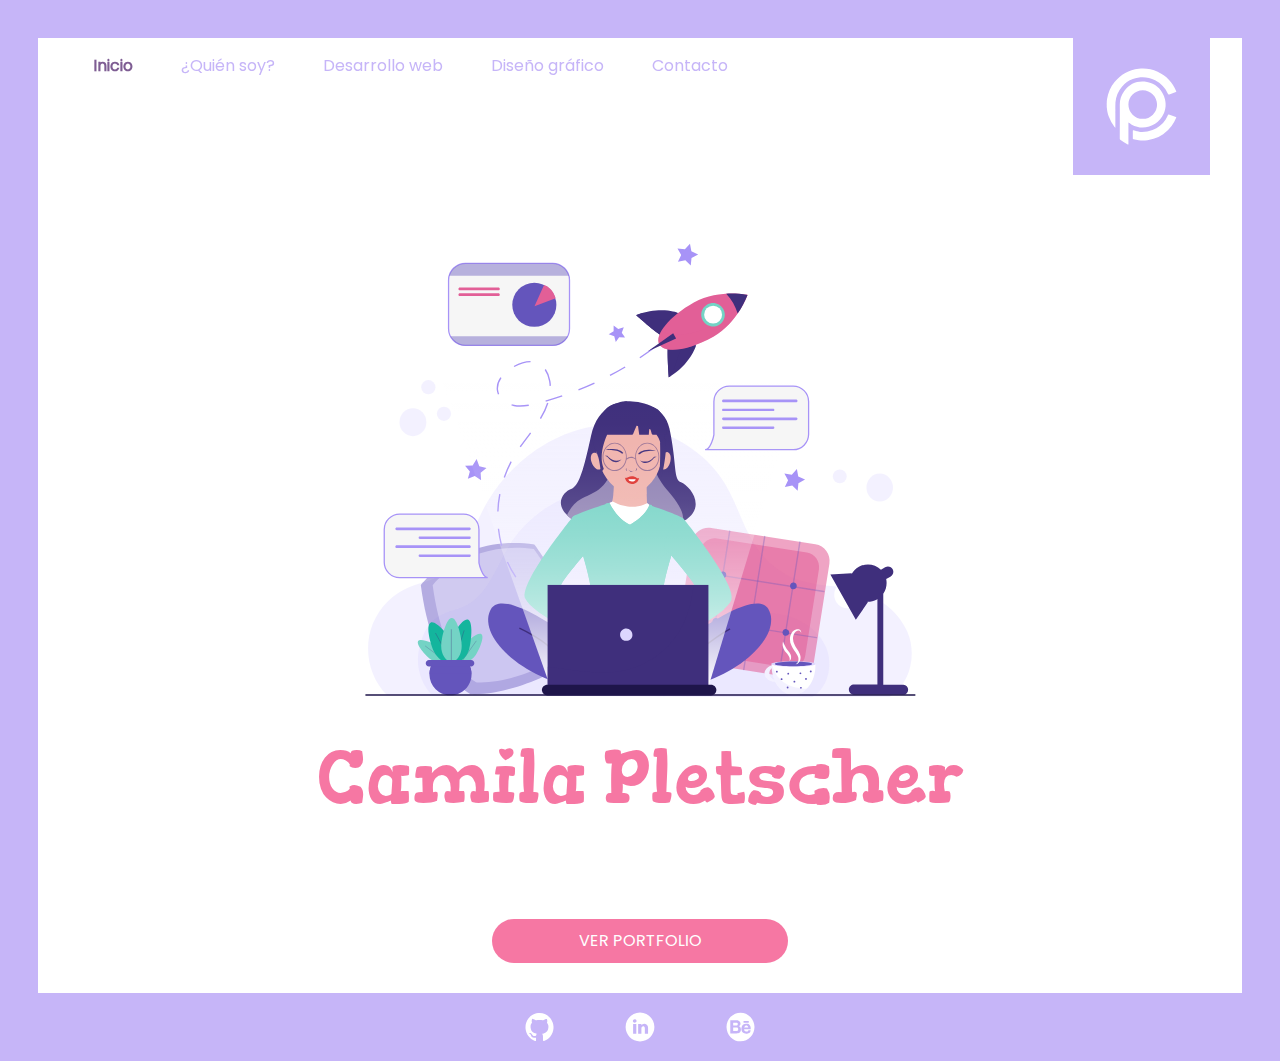
<file: index.html>
<!DOCTYPE html>
<html lang="en">
    <head>
        <meta charset="UTF-8" />
        <meta http-equiv="X-UA-Compatible" content="IE=edge" />
        <meta name="viewport" content="width=device-width, user-scalable=no, initial-scale=1.0, maxium-scale=1.0, minium-scale=1.0">
        <link href="https://unpkg.com/aos@2.3.1/dist/aos.css" rel="stylesheet">
        <link rel="stylesheet" href="https://maxcdn.bootstrapcdn.com/bootstrap/4.0.0/css/bootstrap.min.css" integrity="sha384-Gn5384xqQ1aoWXA+058RXPxPg6fy4IWvTNh0E263XmFcJlSAwiGgFAW/dAiS6JXm" crossorigin="anonymous">
        <link rel="stylesheet" href="./Style/style.css" />
        <title>Camila Pletscher</title>
    </head>
<body id="bodyIndex">
        <div class="container container-fluid">
            <!-- Fila del nav  -->
            <div class="row">
                <div class="col-9 col-sm-9 col-md-10 col-lg-10">
                    <nav data-aos="fade-down" data-aos-delay="800" data-aos-duration="1000" class="navbar navbar-expand-lg navbar-light" >
                        <button class="navbar-toggler" type="button" data-toggle="collapse" data-target="#menu">
                            <span class="navbar-toggler-icon"></span>
                        </button>
                        <div class="collapse navbar-collapse" id="menu">
                            <ul class="navbar-nav">
                                <li class="nav-item"><a href="./index.html" class="nav-link active">Inicio</a></li>
                                <li class="nav-item"><a href="./Pages/Quien-soy.html" class="nav-link">¿Quién soy?</a></li>
                                <li class="nav-item"><a href="./Pages/Desarrollo-web.html" class="nav-link">Desarrollo web</a></li>
                                <li class="nav-item"><a href="./Pages/Disenio-grafico.html" class="nav-link">Diseño gráfico</a></li>
                                <li class="nav-item"><a href="./Pages/Contacto.html" class="nav-link">Contacto</a></li>
                            </ul>
                        </div>
                    </nav>    
                </div>
                <!-- Comienzo mi logo  -->
                <div class="col-3 col-sm-3 col-md-2 col-lg-2 d-flex justify-content-center float-right">
                    <img src="./Source/Logo-personal-05.svg" alt="Logo personal" class="logo" data-aos="fade-down" data-aos-delay="400" data-aos-duration="1000">
                </div>
            </div>
            <!-- Comienza mi ilustracion  -->
            <div class="row justify-content-center">
                <div class="col-12 col-sm-12 col-md-10 col-lg-8 col-xl-6">
                    <img data-aos="fade-up" data-aos-delay="400" data-aos-duration="1000" id="ilustPersonal" src="./Source/MI-ILUSTRACION-MOBILE.svg" alt="Ilustración personal" />
                </div>
            </div>
            <!-- Termina mi ilustracion  -->
            <!-- Nombre y descripcion inicio  -->
            <div class="row justify-content-center">
                <div class="col-11 col-sm-11 col-md-10 col-lg-8 ">
                    <h1 data-aos="zoom-in" id="nombreIndex">Camila Pletscher</h1>
                </div>
            </div>
    
            <div class="row justify-content-center">
                <div class="col-11 col-sm-11 col-md-10 col-lg-8">
                    <p  data-aos="zoom-in" id="descripcionIndex">
                        Soy Cami, Desarroladora Front End y Diseñadora Gráfica desde Buenos
                        Aires, Argentina.
                    </p>
                </div>
            </div>
            <!-- Nombre y descripcion fin  -->
            <!-- Boton de ver portfolio  -->
            <div class="row justify-content-center">
                <div class="col-10 col-sm-8 col-md-4 d-flex justify-content-center">
                    <button id="buttonIndex">
                        <a id="aButtonIndex" href="https://www.behance.net/camilapletscher1">VER PORTFOLIO</a>
                    </button>
                </div>
            </div>
            <!-- Footer inicio  -->
            <div class="row justify-content-center fondo-foot">
                <div class="col-4 col-sm-3 col-md-2 col-lg-2 col-xl-1 icon-foot d-flex align-items-center">
                    <a href="https://github.com/Camila-Pletscher" class="d-flex justify-content-center">
                        <img src="./Source/icon_github.svg" alt="Github" class="icon-foot-img" />
                    </a>
                </div>
                <div class="col-4 col-sm-3 col-md-2 col-lg-2 col-xl-1 icon-foot d-flex align-items-center">
                    <a href="https://www.linkedin.com/in/camila-pletscher-537b06177/" class="d-flex justify-content-center">
                        <img src="./Source/icon_linkedin.svg" alt="Linkedin" class="icon-foot-img" />
                    </a>
                </div>
                <div class="col-4 col-sm-3 col-md-2 col-lg-2 col-xl-1 icon-foot d-flex align-items-center">
                    <a href="https://www.behance.net/camilapletscher1" class="d-flex justify-content-center">
                        <img src="./Source/icon_behance.svg" alt="Behance" class="icon-foot-img" />
                    </a>
                </div>
            </div>
            <!-- Footer Fin  -->
        </div>
    
    <!-- Script js bootstrap -->
    <script src="https://code.jquery.com/jquery-3.2.1.slim.min.js" integrity="sha384-KJ3o2DKtIkvYIK3UENzmM7KCkRr/rE9/Qpg6aAZGJwFDMVNA/GpGFF93hXpG5KkN" crossorigin="anonymous"></script>
    <script src="https://cdnjs.cloudflare.com/ajax/libs/popper.js/1.12.9/umd/popper.min.js" integrity="sha384-ApNbgh9B+Y1QKtv3Rn7W3mgPxhU9K/ScQsAP7hUibX39j7fakFPskvXusvfa0b4Q" crossorigin="anonymous"></script>
    <script src="https://maxcdn.bootstrapcdn.com/bootstrap/4.0.0/js/bootstrap.min.js" integrity="sha384-JZR6Spejh4U02d8jOt6vLEHfe/JQGiRRSQQxSfFWpi1MquVdAyjUar5+76PVCmYl" crossorigin="anonymous"></script>
    <!-- Script de animaciones js  -->
    <script src="https://unpkg.com/aos@2.3.1/dist/aos.js"></script>
    <script>
        AOS.init();
    </script>
</body>
</html>
</file>
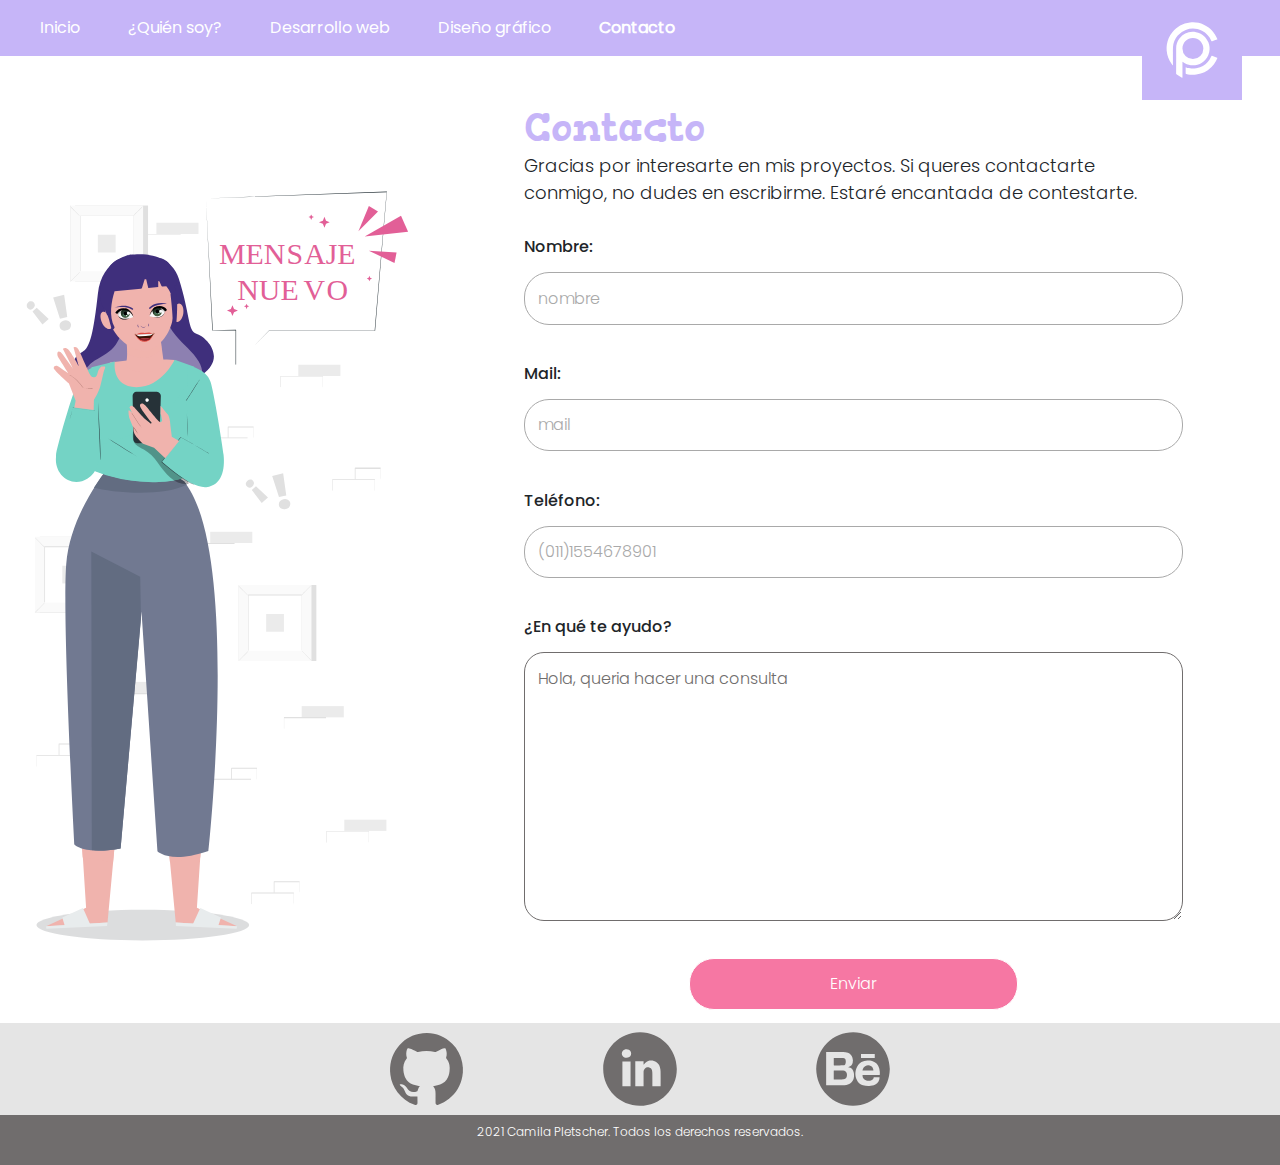
<file: Pages/Contacto.html>
<!DOCTYPE html>
<html lang="en">
    <head>
        <meta charset="UTF-8">
        <meta http-equiv="X-UA-Compatible" content="IE=edge">
        <meta name="viewport" content="width=device-width, initial-scale=1.0">
        <link href="https://unpkg.com/aos@2.3.1/dist/aos.css" rel="stylesheet">
        <link rel="stylesheet" href="https://maxcdn.bootstrapcdn.com/bootstrap/4.0.0/css/bootstrap.min.css" integrity="sha384-Gn5384xqQ1aoWXA+058RXPxPg6fy4IWvTNh0E263XmFcJlSAwiGgFAW/dAiS6JXm" crossorigin="anonymous">
        <link rel="stylesheet" href="../Style/style.css">
        <title>CP - Contacto</title>
    </head>
    <body class="bodyPages">
        <div class="container container-fluid">
            <header>
                <!-- Aca empieza el nav de contacto  -->
                <div class="row margin-row">
                    <div class="col-12 pr-0">
                        <nav data-aos="fade-down" data-aos-delay="800" data-aos-duration="1000" class="navbar navbar-expand-lg navbar-light nav-pages" >
                            <button class="navbar-toggler" type="button" data-toggle="collapse" data-target="#menu">
                                <span class="navbar-toggler-icon"></span>
                            </button>
                            <div class="collapse navbar-collapse" id="menu">
                                <ul class="navbar-nav">
                                    <li class="nav-item"><a href="/index.html" class="nav-link link-pages text-white">Inicio</a></li>
                                    <li class="nav-item"><a href="../Pages/Quien-soy.html" class="nav-link text-white">¿Quién soy?</a></li>
                                    <li class="nav-item"><a href="../Pages/Desarrollo-web.html" class="nav-link  text-white">Desarrollo web</a></li>
                                    <li class="nav-item"><a href="../Pages/Disenio-grafico.html" class="nav-link text-white">Diseño gráfico</a></li>
                                    <li class="nav-item "><a href="../Pages/Contacto.html" class="nav-link text-white active">Contacto</a></li>
                                </ul>
                            </div>
                        </nav>    
                    </div>     
                </div>
                <!-- Aca termina el nav de contacto  -->
                <!-- Este es el logo personal, dirige al home  -->
                <div class="cont-logo">
                    <a href="../index.html">
                        <img src="../Source/Logo-personal-05.svg" alt="Logo personal" class="logo1" data-aos="fade-down" data-aos-delay="400" data-aos-duration="1000">
                    </a>
                </div>
            </header>
            <!-- Este es el contenido de la seccion contacto  -->
            <main>
                <div class="row d-flex justify-content-center">
                    <div class="col-6 col-sm-6 col-md-4 col-lg-4 mt-5 d-flex justify-content-center">
                        <img id="imgContacto" src="../Source/ilust-contacto-05.svg" alt="Ilustracion propia mensaje nuevo">
                    </div>
                    <!-- Aca comienza el formulario  -->
                    <div class="col-12 col-sm-12 col-md-8 col-lg-8 mt-5 d-flex justify-content-center">
                        <form action="">
                            <h2 id="tituloContacto">Contacto</h2>
                            <p>Gracias por interesarte en mis proyectos. Si queres contactarte conmigo, no dudes en escribirme. Estaré encantada de contestarte. </p>
                            <label for="nombre">Nombre:</label>
                            <input type="text" value="nombre"> <br>
                            <label for="mail">Mail:</label>
                            <input type="email" value="mail" name="" id=""> <br>
                            <label for="tel">Teléfono:</label>
                            <input type="tel" value="(011)1554678901" name="" id=""> <br>
                            <label for="consulta">¿En qué te ayudo?</label>
                            <textarea name="consulta" id="" cols="30" rows="10">Hola, queria hacer una consulta</textarea> <br>
                            <input type="submit" value="Enviar" id="enviar">
                        </form>
                    </div>
                </div>
                <!-- Aca termina el formulario  -->
            </main>
            <!-- Este es el contenido de la seccion contacto  -->
            <!-- Aca empieza el footer de Contacto, diferente a las otras secciones -->
            <footer class="footerPages ">
                    <div class="row d-flex justify-content-center">
                        <div class="col-3 col-sm-3 col-md-2 col-lg-2">
                            <a href="https://github.com/Camila-Pletscher" class="d-flex justify-content-center">
                                <img src="../Source/icon_github-1.svg" alt="Github" class="icon-pag">
                            </a>
                        </div>
                        <div class="col-3 col-sm-3 col-md-2 col-lg-2">
                            <a href="https://www.linkedin.com/in/camila-pletscher-537b06177/" class="d-flex justify-content-center">
                                <img src="../Source/icon_linkedin-1.svg" alt="Linkedin" class="icon-pag" >
                            </a>
                        </div>
                        <div class="col-3 col-sm-3 col-md-2 col-lg-2">
                            <a href="https://www.behance.net/camilapletscher1" class="d-flex justify-content-center">
                                <img src="../Source/icon_behance-1.svg" alt="Behance" class="icon-pag">
                            </a>
                        </div>
                    </div>
                    <div class="row d-flex justify-content-center pt-2 pb-2 contenedorDerechos">
                        <div class="col-12">
                            <p class="derechos">2021 Camila Pletscher. Todos los derechos reservados.</p>
                        </div>
                    </div>
            </footer>
            <!-- Aca termina el footer de Contacto, diferente a las otras secciones -->
            
        </div>
        <!-- Script js bootstrap -->
        <script src="https://code.jquery.com/jquery-3.2.1.slim.min.js" integrity="sha384-KJ3o2DKtIkvYIK3UENzmM7KCkRr/rE9/Qpg6aAZGJwFDMVNA/GpGFF93hXpG5KkN" crossorigin="anonymous"></script>
        <script src="https://cdnjs.cloudflare.com/ajax/libs/popper.js/1.12.9/umd/popper.min.js" integrity="sha384-ApNbgh9B+Y1QKtv3Rn7W3mgPxhU9K/ScQsAP7hUibX39j7fakFPskvXusvfa0b4Q" crossorigin="anonymous"></script>
        <script src="https://maxcdn.bootstrapcdn.com/bootstrap/4.0.0/js/bootstrap.min.js" integrity="sha384-JZR6Spejh4U02d8jOt6vLEHfe/JQGiRRSQQxSfFWpi1MquVdAyjUar5+76PVCmYl" crossorigin="anonymous"></script>
        <!-- Script de animaciones js  -->
        <script src="https://unpkg.com/aos@2.3.1/dist/aos.js"></script>
        <script>
            AOS.init();
        </script>
    </body>
</html>
</file>
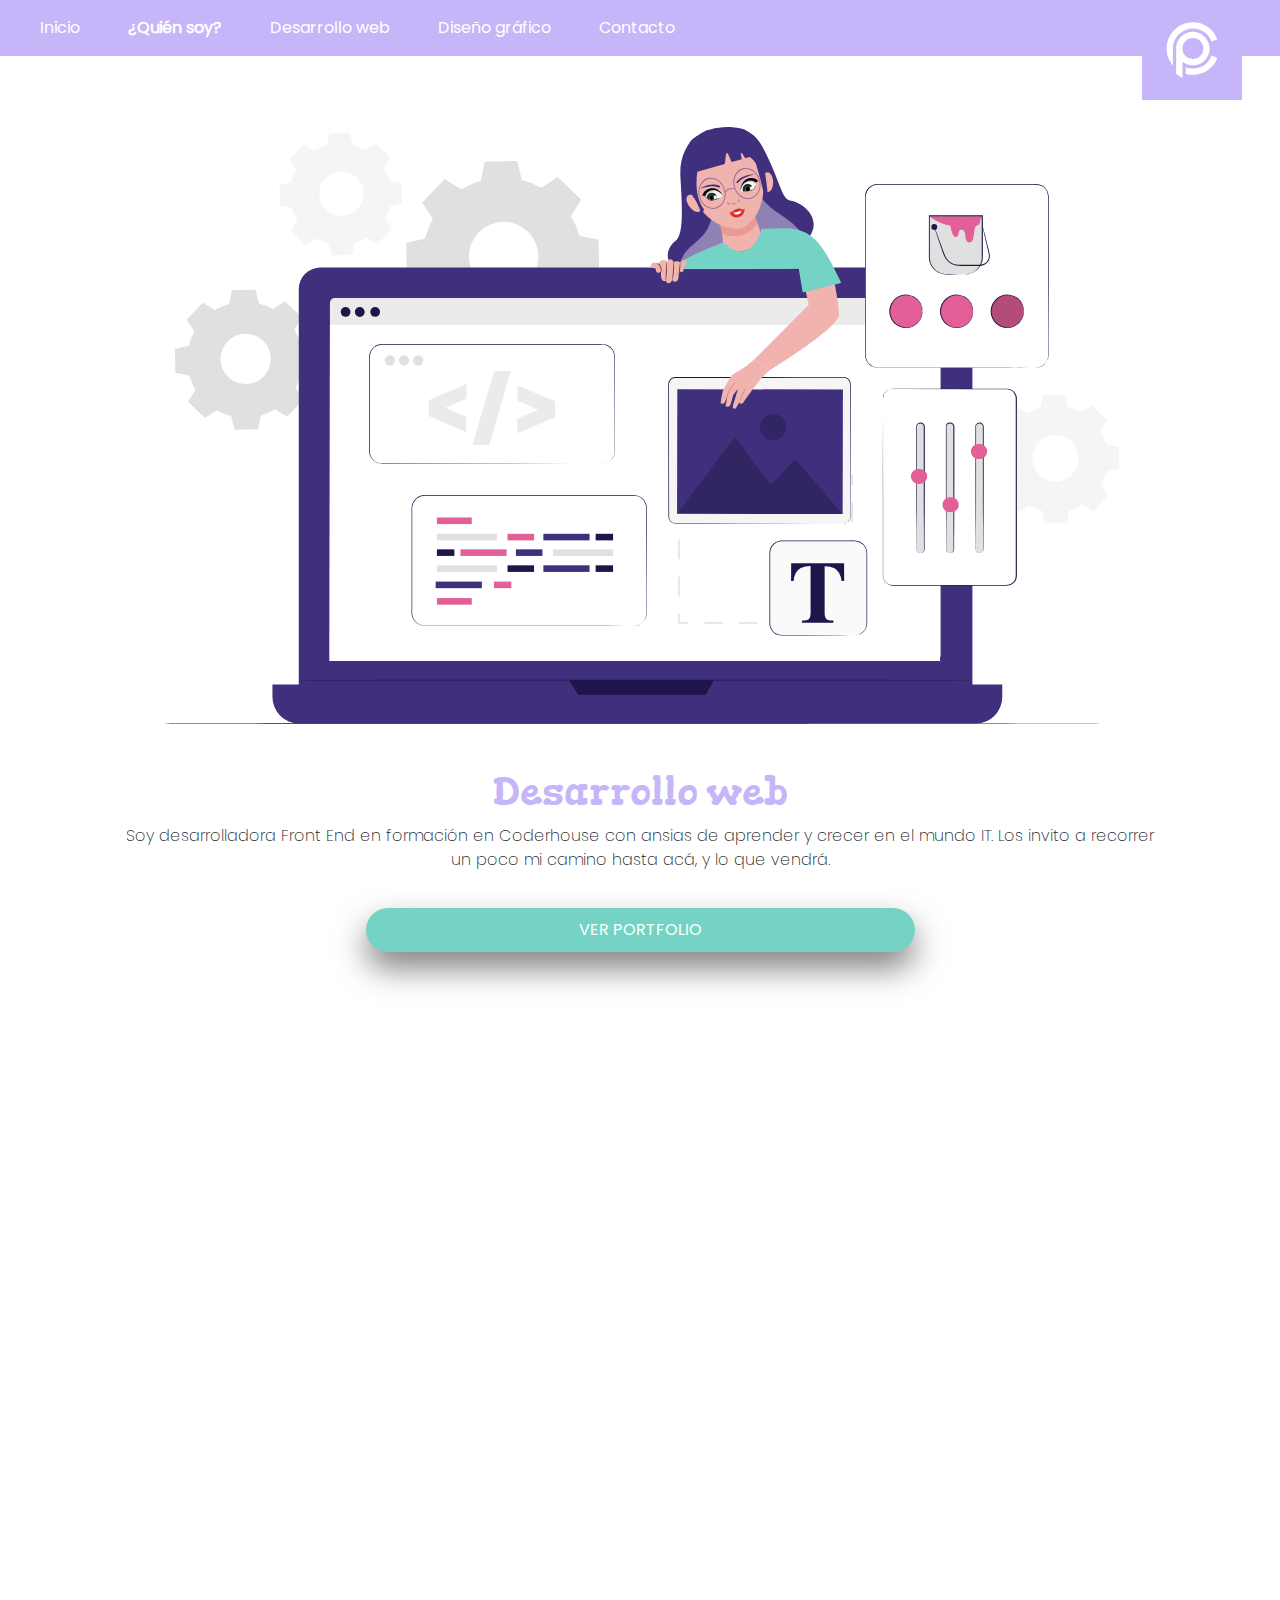
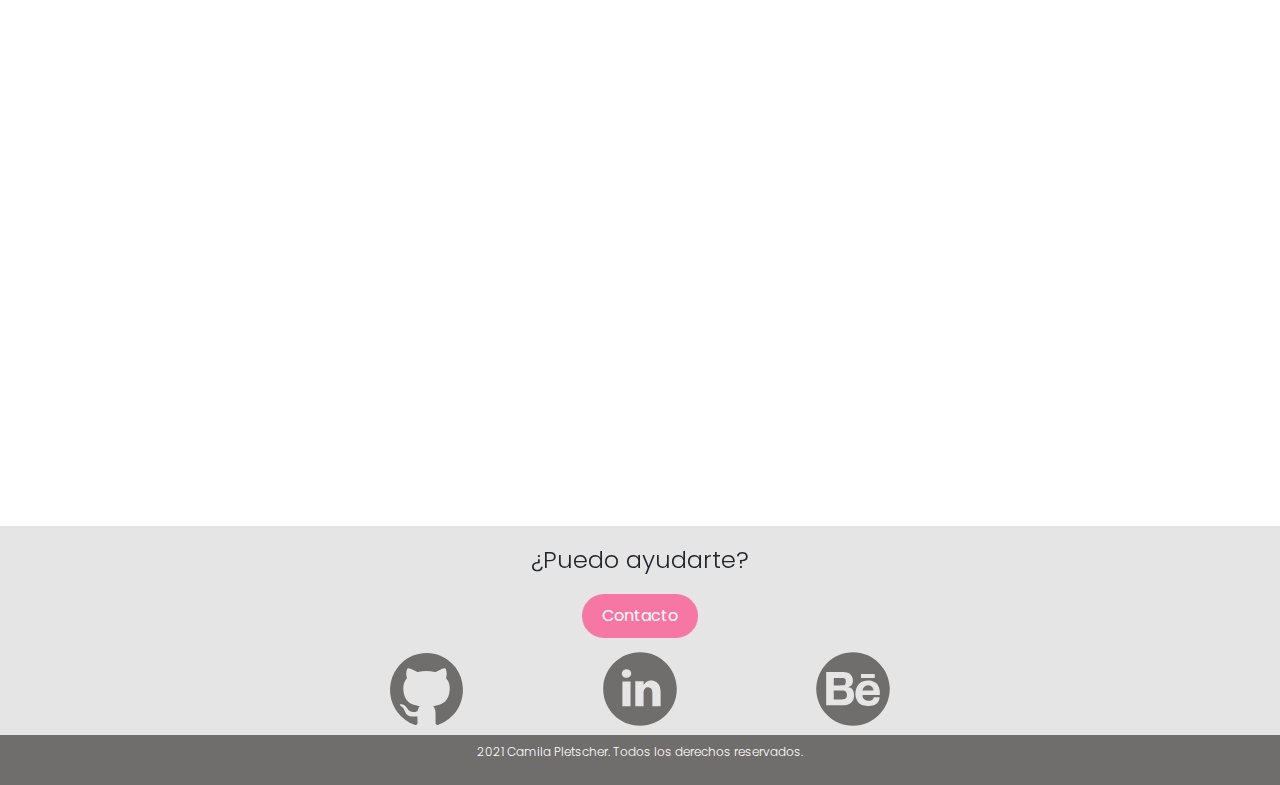
<file: Pages/Desarrollo-web.html>
<!DOCTYPE html>
<html lang="en">
    <head>
        <meta charset="UTF-8">
        <meta http-equiv="X-UA-Compatible" content="IE=edge">
        <meta name="viewport" content="width=device-width, initial-scale=1.0">
        <link href="https://unpkg.com/aos@2.3.1/dist/aos.css" rel="stylesheet">
        <link rel="stylesheet" href="https://maxcdn.bootstrapcdn.com/bootstrap/4.0.0/css/bootstrap.min.css" integrity="sha384-Gn5384xqQ1aoWXA+058RXPxPg6fy4IWvTNh0E263XmFcJlSAwiGgFAW/dAiS6JXm" crossorigin="anonymous">
        <link rel="stylesheet" href="../Style/style.css">
        <title>CP - Desarrollo web</title>
    </head>
    <body class="bodyPages">
        <div class="container container-fluid">
            <header>
                <!-- Fila del nav  -->
                <div class="row margin-row">
                    <div class="col-12 pr-0">
                        <nav data-aos="fade-down" data-aos-delay="800" data-aos-duration="1000" class="navbar navbar-expand-lg navbar-light nav-pages" >
                            <button class="navbar-toggler" type="button" data-toggle="collapse" data-target="#menu">
                                <span class="navbar-toggler-icon"></span>
                            </button>
                            <div class="collapse navbar-collapse" id="menu">
                                <ul class="navbar-nav">
                                    <li class="nav-item"><a href="/index.html" class="nav-link link-pages text-white">Inicio</a></li>
                                    <li class="nav-item"><a href="../Pages/Quien-soy.html" class="nav-link active text-white">¿Quién soy?</a></li>
                                    <li class="nav-item"><a href="../Pages/Desarrollo-web.html" class="nav-link text-white">Desarrollo web</a></li>
                                    <li class="nav-item"><a href="../Pages/Disenio-grafico.html" class="nav-link text-white">Diseño gráfico</a></li>
                                    <li class="nav-item "><a href="../Pages/Contacto.html" class="nav-link text-white">Contacto</a></li>
                                </ul>
                            </div>
                        </nav>    
                    </div>     
                </div>
                <!-- Mi logo fuera de position absolute  -->
                <div class="cont-logo">
                    <a href="../index.html">
                        <img src="../Source/Logo-personal-05.svg" alt="Logo personal" class="logo1" data-aos="fade-down" data-aos-delay="400" data-aos-duration="1000">
                    </a>
                </div>
            </header>
            <!-- Aca comienza la ilustracion de desarrollo web y la descripcion -->
            <div class="row d-flex justify-content-center mt-5">
                <div class="col-10">
                    <img id="ilust-dw" src="../Source/ilust-dw-03.svg" alt="Ilustracion propia Desarrollo Web">
                </div>
            </div>
            <div class="row d-flex justify-content-center">
                <div class="col-10">
                    <h2 class="titulosQuienSoy text-center">Desarrollo web</h2>
                </div>
            </div>
            <div class="row d-flex justify-content-center">
                <div class="col-10 ">
                    <p class="textosDesarrolloDisenio">Soy desarrolladora Front End en formación en Coderhouse con ansias de aprender y crecer en el mundo IT. Los invito a recorrer un poco mi camino hasta acá, y lo que vendrá.</p>
                </div>
            </div>
            <div class="row d-flex justify-content-center">
                <div class="col-6 d-flex justify-content-center">
                    <button class="buttonDesarrolloDisenio">
                        <a class="aButtonDesarrolloDisenio" href="https://github.com/Camila-Pletscher">
                        VER PORTFOLIO
                        </a>
                    </button>
                </div>
            </div>
            <!-- Aca termina la ilustracion de desarrollo web y la descripcion -->
            <!-- Aca comienzan mis proyectos de desarrollo web  -->
            <!-- Inicio Proyecto 1  -->
                <div data-aos="fade-up" data-aos-duration="2000" class="row my-5 d-flex justify-content-center">
                    <div class="col-12 col-sm-10 col-md-5 col-md-5 mr-1">
                        <img class="imgsProyectosDW" src="../Source/az-promo-onco.png" alt="Flyer promoción de Astrazeneca">
                    </div>
                    <div class="col-12 col-sm-10 col-md-5 col-lg-4 d-flex flex-column">
                        <p class="subtitulosDesarrolloDisenio">Promoción programa de AstraZeneca</p> 
                        <p class="textosDesarrolloDisenio">Se realizó diseño y programación de un mailing de promoción del programa de Oncología de AstraZeneca. Se usa para su difusión la plataforma Adobe Campaign por lo que se requiere de la programación en tablas y los estilos en línea.</p>
                        <button class="buttonDesarrolloDisenio buttonColorProyectos">
                            <a class="aButtonDesarrolloDisenio" href="">
                                VER PROYECTO
                            </a>
                        </button>
                    </div>
                </div>
                <!-- Fin Proyecto 1  -->
                <!-- Inicio Proyecto 2  -->
                <div data-aos="fade-up" data-aos-duration="2000" class="row my-5 d-flex justify-content-center">
                    <div class="col-12 col-sm-10 col-md-5 col-md-5">
                        <img class="imgsProyectosDW" src="../Source/bi-econgress-branded.png" alt="Promocion Recombitek">
                    </div>
                    <div class="col-12 col-sm-10 col-md-5 col-lg-4 d-flex flex-column">
                        <p class="subtitulosDesarrolloDisenio">Promoción Recombitek de BI</p> 
                        <p class="textosDesarrolloDisenio">Se realizó diseño y programación de un mailing de promoción para un producto de Animal Helth llamado Recombitek del laboratorio Boehringer Ingelheim. Se usa para su difusión la plataforma Adobe Campaign por lo que se requiere de la programación en tablas y los estilos en línea.</p>
                        <button class="buttonDesarrolloDisenio buttonColorProyectos">
                            <a class="aButtonDesarrolloDisenio" href="">
                                VER PROYECTO
                            </a>
                        </button>
                    </div>
                </div>
                <!-- Fin Proyecto 2  -->
                <!-- Inicio Proyecto 3  -->
                <div data-aos="fade-up" data-aos-duration="2000" class="row my-5 d-flex justify-content-center">
                    <div class="col-12 col-sm-10 col-md-5 col-lg-5 ">
                        <img class="imgsProyectosDW" src="../Source/bi-congress-laef.png" alt="Reminder para Congreso LAEF">
                    </div>
                    <div class="col-12 col-sm-10 col-md-5 col-lg-4 d-flex flex-column">
                        <p class="subtitulosDesarrolloDisenio">Reminder Congreso LAEF de BI</p> 
                        <p class="textosDesarrolloDisenio">Se realizó programación de un diseño para reminder del Congreso LAEF del laboratorio Boehringer Ingelheim. Se usa para su difusión la plataforma Adobe Campaign por lo que se requiere de la programación en tablas y los estilos en línea.</p>
                        <button class="buttonDesarrolloDisenio buttonColorProyectos">
                            <a class="aButtonDesarrolloDisenio" href="">
                                VER PROYECTO
                            </a>
                        </button>
                    </div>
                </div>
                <!-- Fin Proyecto 3  -->
                <!-- Aca terminan mis proyectos de desarrollo web  -->
                

            <!-- Aca comienza el footer comunes a todas las paginas menos a home y contacto  -->
            <footer class="footerPages ">
                <div class="row d-flex justify-content-center">
                    <div class="col-10 col-sm-10 col-md-5 col-lg-8 d-flex justify-content-center pt-3">
                        <p class="pregFooter">¿Puedo ayudarte?</p>
                    </div>
                </div>
            
                <div class="row d-flex justify-content-center ">
                    <div class="col-3 d-flex justify-content-center">
                        <button class="buttonFooter ">
                            <a class="aButtonFooter" href="../Pages/Contacto.html">Contacto</a>
                        </button>
                    </div>
                </div>
                <div class="row d-flex justify-content-center">
                    <div class="col-3 col-sm-3 col-md-2 col-lg-2">
                        <a href="https://github.com/Camila-Pletscher" class="d-flex justify-content-center">
                            <img src="../Source/icon_github-1.svg" alt="Github" class="icon-pag">
                        </a>
                    </div>
                    <div class="col-3 col-sm-3 col-md-2 col-lg-2">
                        <a href="https://www.linkedin.com/in/camila-pletscher-537b06177/" class="d-flex justify-content-center">
                            <img src="../Source/icon_linkedin-1.svg" alt="Linkedin" class="icon-pag" >
                        </a>
                    </div>
                    <div class="col-3 col-sm-3 col-md-2 col-lg-2">
                        <a href="https://www.behance.net/camilapletscher1" class="d-flex justify-content-center">
                            <img src="../Source/icon_behance-1.svg" alt="Behance" class="icon-pag">
                        </a>
                    </div>
                </div>
                <div class="row d-flex justify-content-center pt-2 pb-2 contenedorDerechos">
                    <div class="col-12">
                        <p class="derechos">2021 Camila Pletscher. Todos los derechos reservados.</p>
                    </div>
                </div>
            </footer>
            <!-- Aca termina el footer comunes a todas las paginas menos a home y contacto  -->
        </div>
        <!-- Script js bootstrap -->
        <script src="https://code.jquery.com/jquery-3.2.1.slim.min.js" integrity="sha384-KJ3o2DKtIkvYIK3UENzmM7KCkRr/rE9/Qpg6aAZGJwFDMVNA/GpGFF93hXpG5KkN" crossorigin="anonymous"></script>
        <script src="https://cdnjs.cloudflare.com/ajax/libs/popper.js/1.12.9/umd/popper.min.js" integrity="sha384-ApNbgh9B+Y1QKtv3Rn7W3mgPxhU9K/ScQsAP7hUibX39j7fakFPskvXusvfa0b4Q" crossorigin="anonymous"></script>
        <script src="https://maxcdn.bootstrapcdn.com/bootstrap/4.0.0/js/bootstrap.min.js" integrity="sha384-JZR6Spejh4U02d8jOt6vLEHfe/JQGiRRSQQxSfFWpi1MquVdAyjUar5+76PVCmYl" crossorigin="anonymous"></script>
        <!-- Script de animaciones js  -->
        <script src="https://unpkg.com/aos@2.3.1/dist/aos.js"></script>
        <script>
            AOS.init();
        </script>
    </body>
        
</html>
</file>
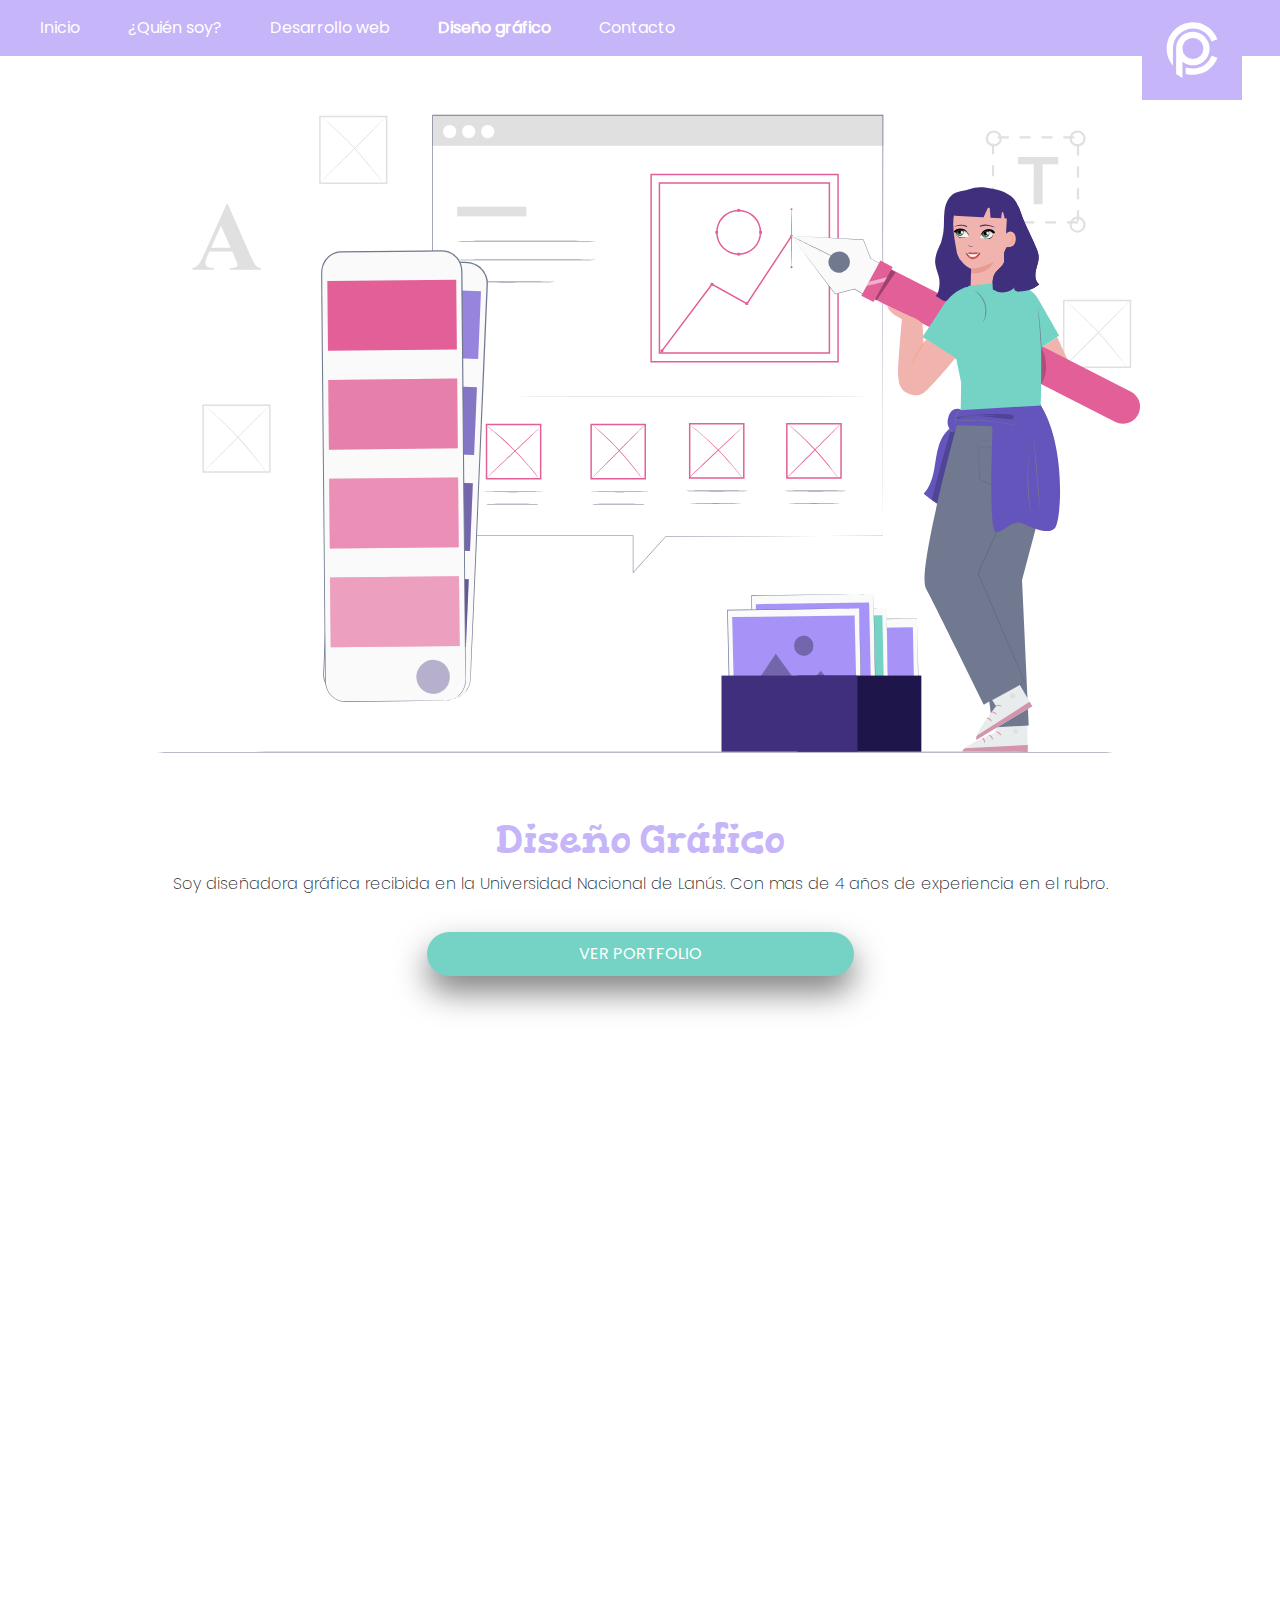
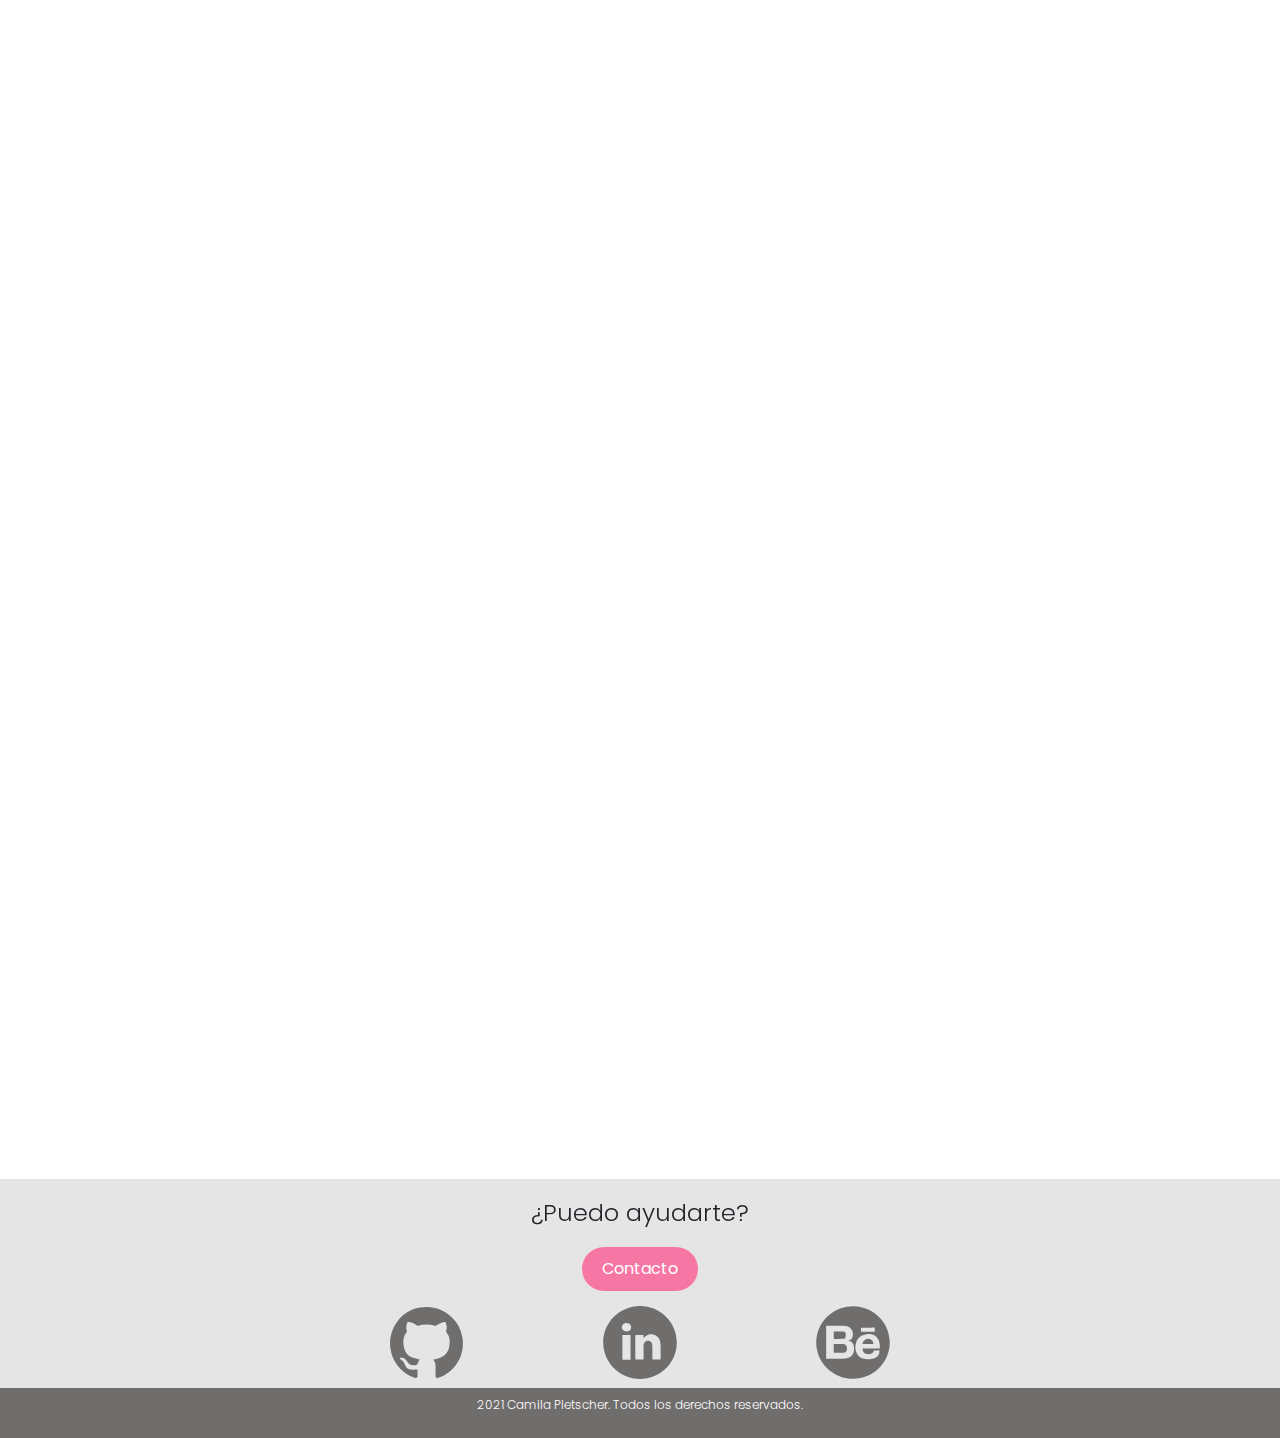
<file: Pages/Disenio-grafico.html>
<!DOCTYPE html>
<html lang="en">
    <head>
        <meta charset="UTF-8">
        <meta http-equiv="X-UA-Compatible" content="IE=edge">
        <meta name="viewport" content="width=device-width, initial-scale=1.0">
        <link href="https://unpkg.com/aos@2.3.1/dist/aos.css" rel="stylesheet">
        <link rel="stylesheet" href="https://maxcdn.bootstrapcdn.com/bootstrap/4.0.0/css/bootstrap.min.css" integrity="sha384-Gn5384xqQ1aoWXA+058RXPxPg6fy4IWvTNh0E263XmFcJlSAwiGgFAW/dAiS6JXm" crossorigin="anonymous">
        <link rel="stylesheet" href="../Style/style.css">
        <title>CP - Diseño Gráfico</title>
    </head>
    <body class="bodyPages">
        <div class="container container-fluid">
            <header>
                <!-- Aca empieza el nav de disenio  -->
                <div class="row margin-row">
                    <div class="col-12 pr-0">
                        <nav data-aos="fade-down" data-aos-delay="800" data-aos-duration="1000" class="navbar navbar-expand-lg navbar-light nav-pages" >
                            <button class="navbar-toggler" type="button" data-toggle="collapse" data-target="#menu">
                                <span class="navbar-toggler-icon"></span>
                            </button>
                            <div class="collapse navbar-collapse" id="menu">
                                <ul class="navbar-nav">
                                    <li class="nav-item"><a href="/index.html" class="nav-link link-pages text-white">Inicio</a></li>
                                    <li class="nav-item"><a href="../Pages/Quien-soy.html" class="nav-link text-white">¿Quién soy?</a></li>
                                    <li class="nav-item"><a href="../Pages/Desarrollo-web.html" class="nav-link  text-white">Desarrollo web</a></li>
                                    <li class="nav-item"><a href="../Pages/Disenio-grafico.html" class="nav-link text-white active">Diseño gráfico</a></li>
                                    <li class="nav-item "><a href="../Pages/Contacto.html" class="nav-link text-white">Contacto</a></li>
                                </ul>
                            </div>
                        </nav>    
                    </div>     
                </div>
                <!-- Aca termina el nav de disenio  -->
                <!-- Este es el logo personal, dirige al home  -->
                <div class="cont-logo">
                    <a href="../index.html">
                        <img src="../Source/Logo-personal-05.svg" alt="Logo personal" class="logo1" data-aos="fade-down" data-aos-delay="400" data-aos-duration="1000">
                    </a>
                </div>
            </header>
        
            <main">
                <!-- Aca comienza la ilustracion de diseño grafico y la descripcion -->
                    <div class="row d-flex justify-content-center mt-5">
                        <div class="col-10">
                            <img id="ilustDisenio" src="../Source/ilust-dg-04.svg" alt="Ilustracion propia diseño grafico">
                        </div>
                    </div>
                        <div class="row d-flex justify-content-center my-5">
                            <div class="col-10">
                                <h2 class="titulosQuienSoy text-center">Diseño Gráfico</h2>
                            </div>
                            <div class="col-10">
                                <p class="textosDesarrolloDisenio">Soy diseñadora gráfica recibida en la Universidad Nacional de Lanús. Con mas de 4 años de experiencia en el rubro.</p>
                            </div>
                            <div class="col-10 col-sm-8 col-md-6 d-flex justify-content-center">
                                <button id="buttonDisenio">
                                    <a class="aButtonDesarrolloDisenio" href="">
                                    VER PORTFOLIO
                                    </a>
                                </button>
                            </div>
                        </div>
                <!-- Aca termina la ilustracion de diseño grafico y la descripcion -->
                <!-- Aca comienza la primer muestra de 3 proyectos de diseño grafico  -->
                <div class="row d-flex justify-content-around">
                    <!-- Inicio proyecto 1  -->
                    <div data-aos="fade-up"
                    data-aos-duration="3000" class="col-10 col-sm-10 col-md-3 d-flex flex-column my-5">
                        <p class="subtitulosDesarrolloDisenio">Flyer promoción</p>
                        <p class="textoProyectoDG">Se realizó un flyer de promoción de WhatsApp para la marca Nexgard del laboratorio Boehringer Ingelheim.</p>
                        <img class="imgsProyectosDG" src="../Source/bi-promo-carry.png" alt="Promocion de carry on">
                        <p class="aclaracionesDG">2021 Chappini Becker S.A. Todos los derechos reservados.</p>
                        <button class="buttonProyectosDisenio">
                            <a class="aButtonDesarrolloDisenio" href="">
                                VER PROYECTO
                            </a>
                        </button>
                    </div>
                    <!-- Fin proyecto 1  -->
                    <!-- Inicio proyecto 2  -->
                    <div data-aos="fade-up"
                    data-aos-duration="3000" class="col-10 col-sm-10 col-md-3 d-flex flex-column my-5">
                        <p class="subtitulosDesarrolloDisenio">Revista Digital EDUN</p>
                        <p class="textoProyectoDG">Se realizó un revista digital de moda alternatica para la materia Diseño 4 de la UnLa en la cátedra de Tomas Aversa.</p>
                        <img class="imgsProyectosDG" src="../Source/edun.png" alt="Revista digital EDUN">
                        <p class="aclaracionesDG">El mock up es solo una muestra parcial. Mirá el trabajo completo.</p>
                        <button class="buttonProyectosDisenio">
                            <a class="aButtonDesarrolloDisenio" href="">
                                VER PROYECTO
                            </a>
                        </button>
                    </div>
                    <!-- Fin proyecto 2  -->
                    <!-- Inicio proyecto 3  -->    
                    <div data-aos="fade-up"
                    data-aos-duration="3000" class="col-10 col-sm-10 col-md-3 d-flex flex-column my-5">
                        <p class="subtitulosDesarrolloDisenio">Logo personal</p>
                        <p class="textoProyectoDG">Se realizó un logo personal y manual de identidad de diseño gráfico haciendo alusión al nombre Camila Pletscher.</p>
                        <img class="imgsProyectosDG" src="../Source/logo-personal.jpg" alt="Logo personal Camila Pletscher">
                        <p class="aclaracionesDG">El mock up es solo una muestra parcial. Mirá el trabajo completo.</p>
                        <button class="buttonProyectosDisenio">
                            <a class="aButtonDesarrolloDisenio" href="">
                                VER PROYECTO
                            </a>
                        </button>
                    </div>
                    <!-- Fin proyecto 3  -->
                </div>
                <!-- Aca termina la primer muestra de 3 proyectos de diseño grafico  -->
                <!-- Aca comienza mi proyecto destacado  -->
                    <div data-aos="fade-up"
                    data-aos-anchor-placement="top-bottom" data-aos-offset="200" class="row d-flex justify-content-center my-5">
                        <div class="col-12 col-sm-12 col-md-10">
                            <p id="tituloDestacadoDG">Libro Metáforas Compuetas</p>
                            <p id="textoDestacado">Se realizó libro de Pablo Bernasconi en la materia diseño 4 en la UnLa en la Cátedra de Tomas Aversa.</p>
                        </div>
                        <div class="col-10">
                            <img id="imgProyectoDestacado" src="../Source/proyecto-libro.jpg" alt="Libro metaforas compuestas">
                        </div>
                        <div class="col-10 col-sm-8 col-md-6 d-flex justify-content-center">
                            <button id="buttonDestacado">
                                <a id="aButtonDestacado" href="">
                                    VER PROYECTO
                                </a>
                            </button>
                        </div>
                    </div>
                
                <!-- Aca termina mi proyecto destacado  --> 
            </main>
            <!-- Aca comienza el footer comun a todas las paginas menos a home y contacto  -->
            <footer class="footerPages ">
                    <div class="row d-flex justify-content-center">
                        <div class="col-10 col-sm-10 col-md-6 col-lg-8 d-flex justify-content-center pt-3">
                            <p class="pregFooter">¿Puedo ayudarte?</p>
                        </div>
                    </div>
                
                    <div class="row d-flex justify-content-center ">
                        <div class="col-3 d-flex justify-content-center">
                            <button class="buttonFooter ">
                                <a class="aButtonFooter" href="../Pages/Contacto.html">Contacto</a>
                            </button>
                        </div>
                    </div>
                    <div class="row d-flex justify-content-center">
                        <div class="col-3 col-sm-3 col-md-2 col-lg-2">
                            <a href="https://github.com/Camila-Pletscher" class="d-flex justify-content-center">
                                <img src="../Source/icon_github-1.svg" alt="Github" class="icon-pag">
                            </a>
                        </div>
                        <div class="col-3 col-sm-3 col-md-2 col-lg-2">
                            <a href="https://www.linkedin.com/in/camila-pletscher-537b06177/" class="d-flex justify-content-center">
                                <img src="../Source/icon_linkedin-1.svg" alt="Linkedin" class="icon-pag" >
                            </a>
                        </div>
                        <div class="col-3 col-sm-3 col-md-2 col-lg-2">
                            <a href="https://www.behance.net/camilapletscher1" class="d-flex justify-content-center">
                                <img src="../Source/icon_behance-1.svg" alt="Behance" class="icon-pag">
                            </a>
                        </div>
                    </div>
                    <div class="row d-flex justify-content-center pt-2 pb-2 contenedorDerechos">
                        <div class="col-12">
                            <p class="derechos">2021 Camila Pletscher. Todos los derechos reservados.</p>
                        </div>
                    </div>
            </footer>
            <!-- Aca termina el footer comun a todas las paginas menos a home y contacto  -->
        </div>
        <!-- Script js bootstrap -->
        <script src="https://code.jquery.com/jquery-3.2.1.slim.min.js" integrity="sha384-KJ3o2DKtIkvYIK3UENzmM7KCkRr/rE9/Qpg6aAZGJwFDMVNA/GpGFF93hXpG5KkN" crossorigin="anonymous"></script>
        <script src="https://cdnjs.cloudflare.com/ajax/libs/popper.js/1.12.9/umd/popper.min.js" integrity="sha384-ApNbgh9B+Y1QKtv3Rn7W3mgPxhU9K/ScQsAP7hUibX39j7fakFPskvXusvfa0b4Q" crossorigin="anonymous"></script>
        <script src="https://maxcdn.bootstrapcdn.com/bootstrap/4.0.0/js/bootstrap.min.js" integrity="sha384-JZR6Spejh4U02d8jOt6vLEHfe/JQGiRRSQQxSfFWpi1MquVdAyjUar5+76PVCmYl" crossorigin="anonymous"></script>
        <!-- Script de animaciones js  -->
        <script src="https://unpkg.com/aos@2.3.1/dist/aos.js"></script>
        <script>
            AOS.init();
        </script>
    </body>
</html>
</file>
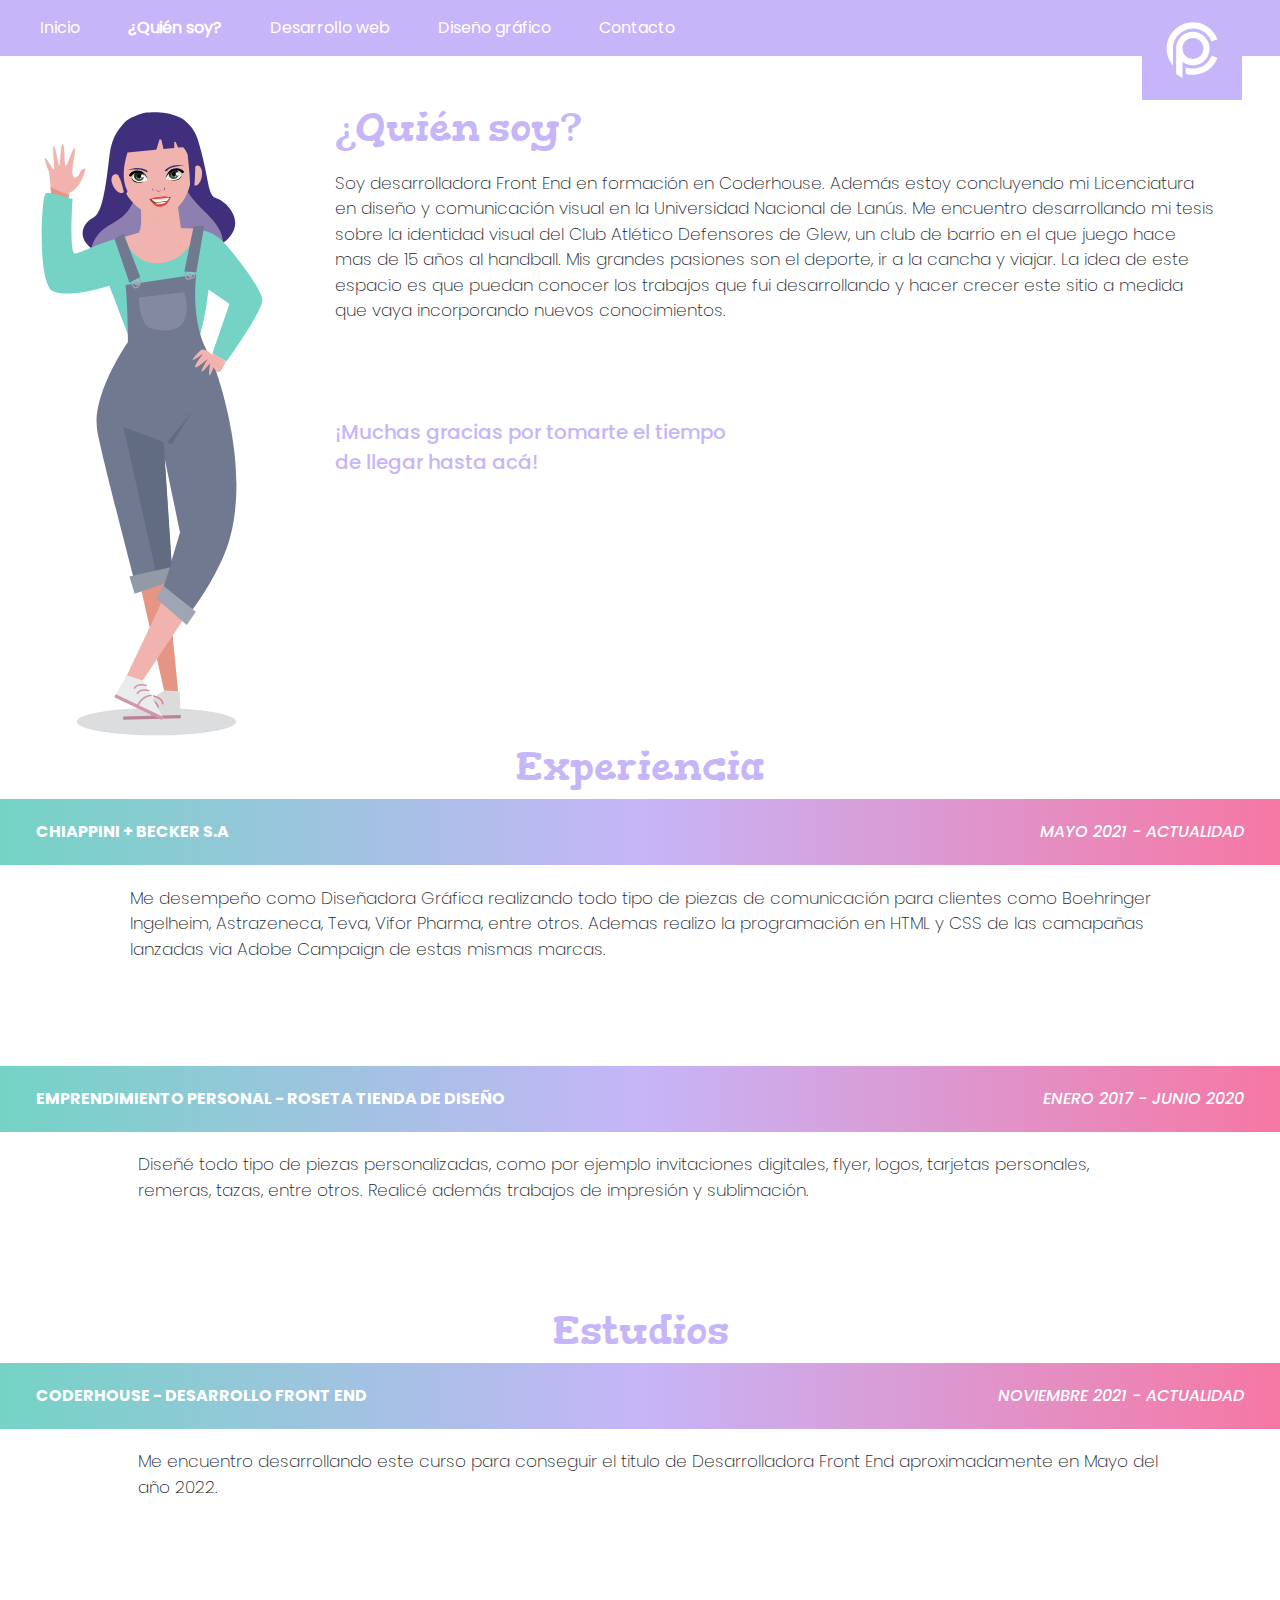
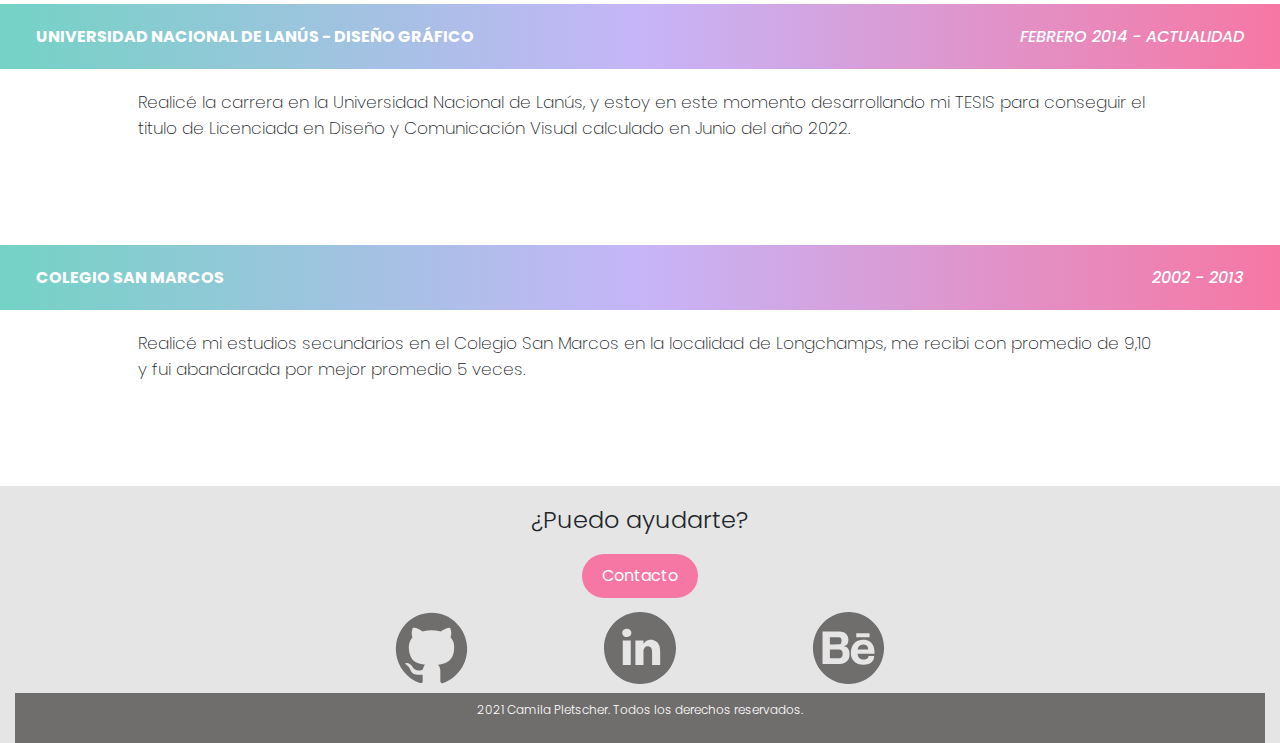
<file: Pages/Quien-soy.html>
<!DOCTYPE html>
<html lang="en">
    <head>
        <meta charset="UTF-8">
        <meta http-equiv="X-UA-Compatible" content="IE=edge">
        <meta name="viewport" content="width=device-width, initial-scale=1.0">
        <link href="https://unpkg.com/aos@2.3.1/dist/aos.css" rel="stylesheet">
        <link rel="stylesheet" href="https://maxcdn.bootstrapcdn.com/bootstrap/4.0.0/css/bootstrap.min.css" integrity="sha384-Gn5384xqQ1aoWXA+058RXPxPg6fy4IWvTNh0E263XmFcJlSAwiGgFAW/dAiS6JXm" crossorigin="anonymous">
        <link rel="stylesheet" href="../Style/style.css">
        <title>CP - ¿Quién soy?</title>
    </head>
    <body class="bodyPages">
        <div class="container container-fluid">
            <header>
                <!-- Fila del nav  -->
                <div class="row margin-row">
                    <div class="col-12 pr-0">
                        <nav data-aos="fade-down" data-aos-delay="800" data-aos-duration="1000" class="navbar navbar-expand-lg navbar-light nav-pages" >
                            <button class="navbar-toggler" type="button" data-toggle="collapse" data-target="#menu">
                                <span class="navbar-toggler-icon"></span>
                            </button>
                            <div class="collapse navbar-collapse" id="menu">
                                <ul class="navbar-nav">
                                    <li class="nav-item"><a href="/index.html" class="nav-link link-pages text-white">Inicio</a></li>
                                    <li class="nav-item"><a href="../Pages/Quien-soy.html" class="nav-link active text-white">¿Quién soy?</a></li>
                                    <li class="nav-item"><a href="../Pages/Desarrollo-web.html" class="nav-link text-white">Desarrollo web</a></li>
                                    <li class="nav-item"><a href="../Pages/Disenio-grafico.html" class="nav-link text-white">Diseño gráfico</a></li>
                                    <li class="nav-item "><a href="../Pages/Contacto.html" class="nav-link text-white">Contacto</a></li>
                                </ul>
                            </div>
                        </nav>    
                    </div>     
                </div>
                <!-- Mi logo fuera de position absolute  -->
                <div class="cont-logo">
                    <a href="../index.html">
                        <img src="../Source/Logo-personal-05.svg" alt="Logo personal" class="logo1" data-aos="fade-down" data-aos-delay="400" data-aos-duration="1000">
                    </a>
                </div>
            </header>
            
                <!-- Aca comienza la ilustracion de quien soy y la descripcion -->
                <div class="row justify-content-center">
                <div class="col-5 col-sm-5 col-md-4 col-lg-4 col-xl-3 mt-5 ">
                    <img src="../Source/Ilust-parada-02.svg" alt="Ilustración propia" class="ilust-quien">
                </div>
                <div class="col-10 col-sm-7 col-md-8 col-lg-8 col-xl-9 mt-5">
                    <h2 class="titulosQuienSoy">¿Quién soy?</h2>
                    <p class="textosQuienSoy mr-5">Soy desarrolladora Front End en formación en Coderhouse. Además estoy concluyendo mi Licenciatura en diseño y comunicación visual en la Universidad Nacional de Lanús. Me encuentro desarrollando mi tesis sobre la identidad visual del Club Atlético Defensores de Glew, un club de barrio en el que juego hace mas de 15 años al handball.  Mis grandes pasiones son el deporte, ir a la cancha y viajar.  La idea de este espacio es que puedan conocer los trabajos que fui desarrollando y hacer crecer este sitio a medida que vaya incorporando nuevos conocimientos. <p class="textosQuienSoy mr-5" id="finalQuienSoy">¡Muchas gracias por tomarte el tiempo <br> de llegar hasta acá!</p>
                </div>
                <!-- Aca termina la ilustracion de quien soy y la descripcion -->
                </div>
                <!-- Aca empieza la seccion de experiencia  -->
                <div class="row">
                    <div class="col-12">
                        <h2 class="titulosQuienSoy text-center">Experiencia</h2>
                    </div>
                </div>
                    <div class="row recuadroTitulosQuienSoy">
                        <div class="col-6 ">
                            <p class="subtitulosQuienSoy">CHIAPPINI + BECKER S.A</p>
                        </div>
                        <div class="col-6 text-right">
                            <p class="subtitulosQuienSoy"><span class="anioQuienSoy"> MAYO 2021 - ACTUALIDAD</span></p>
                        </div>
                    </div>
                    <div class="row justify-content-center">
                        <div class="col-10 ml-3 ">
                            <p class="textosQuienSoy ">Me desempeño como Diseñadora Gráfica realizando todo tipo de piezas de comunicación para clientes como Boehringer Ingelheim, Astrazeneca, Teva, Vifor Pharma, entre otros. Ademas realizo la programación en HTML y CSS de las camapañas lanzadas via Adobe Campaign de estas mismas marcas. </p>
                        </div>
                    </div>
                    <div class="row recuadroTitulosQuienSoy">
                        <div class="col-6 col-sm-6 col-md-8">
                            <p class="subtitulosQuienSoy">EMPRENDIMIENTO PERSONAL - ROSETA TIENDA DE DISEÑO</p>
                        </div>
                        <div class="col-6 col-sm-6 col-md-4 text-right">
                            <p class="subtitulosQuienSoy"><span class="anioQuienSoy"> ENERO 2017 - JUNIO 2020</span></p>
                        </div>
                    </div>
                    
                    <div class="row justify-content-center">
                        <div class="col-10">
                            <p class="textosQuienSoy ml-3">Diseñé todo tipo de piezas personalizadas, como por ejemplo invitaciones digitales, flyer, logos, tarjetas personales, remeras, tazas, entre otros. Realicé además trabajos de impresión y sublimación. </p>
                        </div>
                    </div>
                
                <!-- Aca termina la seccion de experiencia  -->
        
                <!-- Aca empieza la seccion de estudios  -->
                <div class="row">
                    <div class="col-12">
                        <h2 class="titulosQuienSoy text-center">Estudios</h2>
                    </div>
                </div>
                <div class="row recuadroTitulosQuienSoy">
                        <div class="col-6">
                            <p class="subtitulosQuienSoy">CODERHOUSE - DESARROLLO FRONT END</p>
                        </div>
                        <div class="col-6 text-right">
                            <p class="subtitulosQuienSoy"><span class="anioQuienSoy"> NOVIEMBRE 2021 - ACTUALIDAD</span></p>
                        </div>
                </div>
                
                <div class="row justify-content-center">
                        <div class="col-10">
                            <p class="textosQuienSoy ml-3">Me encuentro desarrollando este curso para conseguir el titulo de Desarrolladora Front End aproximadamente en Mayo del año 2022.</p>
                        </div>
                </div>
                <div class="row recuadroTitulosQuienSoy">
                        <div class="col-6 col-sm-6 col-md-7">
                            <p class="subtitulosQuienSoy">UNIVERSIDAD NACIONAL DE LANÚS - DISEÑO GRÁFICO </p>
                        </div>
                        <div class="col-6 col-sm-6 col-md-5 text-right">
                            <p class="subtitulosQuienSoy"><span class="anioQuienSoy"> FEBRERO 2014 - ACTUALIDAD</span></p>
                        </div>
                </div>
                <div class="row justify-content-center">
                        <div class="col-10">
                            <p class="textosQuienSoy ml-3">Realicé la carrera en la Universidad Nacional de Lanús, y estoy en este momento desarrollando mi TESIS para conseguir el titulo de Licenciada en Diseño y Comunicación Visual calculado en Junio del año 2022.</p>
                        </div>
                </div>
                <div class="row recuadroTitulosQuienSoy">
                        <div class="col-6 col-sm-6 col-md-8">
                            <p class="subtitulosQuienSoy">COLEGIO SAN MARCOS </p>
                        </div>
                        <div class="col-6 col-sm-6 col-md-4 text-right">
                            <p class="subtitulosQuienSoy"><span class="anioQuienSoy text-right"> 2002 - 2013</span></p>
                        </div>
                </div>
                <div class="row justify-content-center">
                        <div class="col-10">
                            <p class="textosQuienSoy ml-3">Realicé mi estudios secundarios en el Colegio San Marcos en la localidad de Longchamps, me recibi con promedio de 9,10 y fui abandarada por mejor promedio 5 veces.</p>
                        </div>
                </div>
                
                <!-- Aca termina la seccion de estudios  -->
            
            <!-- Aca comienza el footer comunes a todas las paginas menos a home y contacto  -->
            <footer class="row footerPages ">
                <div class="col-12">
                    <div class="row d-flex justify-content-center">
                        <div class="col-10 col-sm-10 col-md-6 col-lg-8 d-flex justify-content-center pt-3">
                            <p class="pregFooter">¿Puedo ayudarte?</p>
                        </div>
                    </div>
                
                    <div class="row d-flex justify-content-center ">
                        <div class="col-3 d-flex justify-content-center">
                            <button class="buttonFooter ">
                                <a class="aButtonFooter" href="../Pages/Contacto.html">Contacto</a>
                            </button>
                        </div>
                    </div>
                    <div class="row d-flex justify-content-center">
                    <div class="col-4 col-sm-4 col-md-3 col-lg-2">
                        <a href="https://github.com/Camila-Pletscher" class="d-flex justify-content-center">
                            <img src="../Source/icon_github-1.svg" alt="Github" class="icon-pag">
                        </a>
                    </div>
                    <div class="col-4 col-sm-4 col-md-3 col-lg-2">
                        <a href="https://www.linkedin.com/in/camila-pletscher-537b06177/" class="d-flex justify-content-center">
                            <img src="../Source/icon_linkedin-1.svg" alt="Linkedin" class="icon-pag" >
                        </a>
                    </div>
                    <div class="col-4 col-sm-4 col-md-3 col-lg-2">
                        <a href="https://www.behance.net/camilapletscher1" class="d-flex justify-content-center">
                            <img src="../Source/icon_behance-1.svg" alt="Behance" class="icon-pag">
                        </a>
                    </div>
                </div>
                <div class="row d-flex justify-content-center pt-2 pb-2 contenedorDerechos">
                    <div class="col-12">
                        <p class="derechos">2021 Camila Pletscher. Todos los derechos reservados.</p>
                    </div>
                </div>
            </footer>
            <!-- Aca termina el footer comunes a todas las paginas menos a home y contacto  -->
        </div>
        <!-- Script js bootstrap -->
        <script src="https://code.jquery.com/jquery-3.2.1.slim.min.js" integrity="sha384-KJ3o2DKtIkvYIK3UENzmM7KCkRr/rE9/Qpg6aAZGJwFDMVNA/GpGFF93hXpG5KkN" crossorigin="anonymous"></script>
        <script src="https://cdnjs.cloudflare.com/ajax/libs/popper.js/1.12.9/umd/popper.min.js" integrity="sha384-ApNbgh9B+Y1QKtv3Rn7W3mgPxhU9K/ScQsAP7hUibX39j7fakFPskvXusvfa0b4Q" crossorigin="anonymous"></script>
        <script src="https://maxcdn.bootstrapcdn.com/bootstrap/4.0.0/js/bootstrap.min.js" integrity="sha384-JZR6Spejh4U02d8jOt6vLEHfe/JQGiRRSQQxSfFWpi1MquVdAyjUar5+76PVCmYl" crossorigin="anonymous"></script>
        <!-- Script de animaciones js  -->
        <script src="https://unpkg.com/aos@2.3.1/dist/aos.js"></script>
        <script>
            AOS.init();
        </script>
    </body>
</html>
</file>
<file: Style/style.css>
/* ID de mi proyecto inicio */
#ilustPersonal {
    width: 100%;
    margin-top: 1em;
}

#nombreIndex {
    font-family: Gorditas-Regular;
    color: #F677A3;
    text-align: center;
    font-size: 3rem;
    padding: 0;
    margin: 0;
}

#descripcionIndex {
    font-family: Poppins-Regular;
    font-size: 1.2em;
    padding: 1.5%;
    text-align: center;
}

#buttonIndex {
    background-color: #F677A3;
    text-decoration: none;
    border-radius: 25px;
    padding: 10px;
    border: 0;
    margin-bottom: 30px;
    width: 80%;
}

#buttonIndex:hover {
    width: 100%;
}

#aButtonIndex {
    text-decoration: none;
    color: #FFFFFF;
    font-family: Poppins-Regular;
}

#bodyIndex {
    background-color: #C6B5F8;
    padding: 3% 3% 0 3%;
    display: flex;
    flex-direction: column;
    justify-content: center;
}

#finalQuienSoy {
    font-family: Poppins-Medium;
    color: #C6B5F8;
    font-size: 20px;
}

#ilust-dw {
    width: 100%;
}

#imgProyectoDestacado {
    width: 100%;
    margin: 2%;

}

#imgProyectoDestacado:hover {
    opacity: 0.8;
}

#ilustDisenio {
    width: 100%;
}

#tituloDestacadoDG {
    font-family: Gorditas-Regular;
    color: #C6B5F8;
    font-size: 34px;
    margin: 1% 20%;
    text-align: center;
}

#textoDestacado {
    font-family: Poppins-ExtraLight;
    font-size: 20px;
    margin: 2% 20%;
    text-align: center;
}

#buttonDestacado {
    background-color: #F677A3;
    border-radius: 30px;
    padding: 15px 30px;
    border: 0;
    margin-top: 1%;
    box-shadow: 0 1em 2em rgba(0, 0,0, 0.50);
    width: 70%;
}

#buttonDestacado:hover {
    width: 100%;
}

#aButtonDestacado {
    font-family: Poppins-Regular;
    color: #FFFFFF;
    text-decoration: none;
    font-size: 1em;
    text-align: center;
}

#buttonDisenio {
    background-color:#74D3C5;
    color: #FFFFFF;
    border-radius: 25px;
    padding: 10px 20px;
    margin-top: 20px;
    border: 0;
    align-self: center;
    box-shadow: 0 1em 2em rgba(0, 0,0, 0.50);
    width: 70%;
}

#buttonDisenio:hover {
    width: 80%;
}

#imgContacto {
    width: 100%;
}

#tituloContacto {
    font-family: Gorditas-Regular;
    color: #C6B5F8;
    font-size: 40px;
    text-align: left;
    margin: 0;
}

#enviar {
    background-color: #F677A3;
    color: #FFFFFF;
    width: 50%;
    margin: 2% 25%;
}

#enviar:hover {
    background-color: #74D3C5;
}

/* ID de mi proyecto fin */

/* clases de bootstrap  inicio */

.navbar {
    background-color: transparent;
    
}

.navbar-light .navbar-nav .nav-link {
    color: #C6B5F8;
    font-family: Poppins-Regular;
    font-size: 1rem;
    margin: 0em 1rem;
}

.navbar-light .navbar-nav .active>.nav-link, .navbar-light .navbar-nav .nav-link.active, .navbar-light .navbar-nav .nav-link.show, .navbar-light .navbar-nav .show>.nav-link {
    color: #7E5D93;
    font-weight: bold;
}

.container-fluid {
    background-color: #FFFFFF;
    padding: 0;
    margin: 0;
    width: 100%;
    max-width: 100%;
}

.margin-row {
    margin-left: -15px;
}
/* clases de bootstrap  fin */

/* Clases del sitio inicio */

.imgsProyectosDG {
    width: 100%;
    transition: opacity 1s;
}

.imgsProyectosDG:hover {
    opacity: 0.5;
}

.row {
    margin-right: 0;
    margin-left: 0;
}

.margin-row {
    margin-left: -15px;
}



@keyframes logo-color {
    0% {background-color: #C6B5F8;}
    50% {background-color: #F677A3;}
    75% {background-color: #74D3C5 ;}
    100% {background-color: #C6B5F8;}
}

.recuadroTitulosQuienSoy{
    /* background-color: #F677A3; */
    background-image: linear-gradient(to right ,#74D3C5, #C6B5F8, #F677A3 );
    background-repeat: repeat;
    padding: 1.3em;
    display: flex;
    justify-content: space-between;
    animation-name: gradient;
    animation-duration: 8s;
    animation-iteration-count: 1;
    animation-timing-function: linear;
}

@keyframes gradient {
    0% { background-position: 0 0 ;}
    50% { background-position: -80rem 0}
    100% { background-position: 0 0 ;}
    
}

.subtitulosQuienSoy {
    font-family: Poppins-Bold;
    color: #FFFFFF;
    margin: 0%;
}

.anioQuienSoy {
    font-family: Poppins-MediumItalic;
}



.logo1 {
    background-color: #C6B5F8;
    width: 100%;
    animation-name: logo-color;
    animation-duration: 2s;
    animation-delay: 2s;
    animation-iteration-count: 2;
    animation-timing-function: ease-in-out;
}

@keyframes logo-color {
    0% {background-color: #C6B5F8;}
    50% {background-color: #F677A3;}
    75% {background-color: #74D3C5 ;}
    100% {background-color: #C6B5F8;}
}

.cont-logo {
    width: 100px;
    position: absolute;
    top: 0;
    right: 3%;
}

.link-pages {
    color: #FFFFFF;
}

.titulosQuienSoy {
    font-family: Gorditas-Regular;
    font-size: 40px;
    color: #C6B5F8;
    text-align: left;
}

.textosQuienSoy {
    font-family: Poppins-ExtraLight;
    font-size: 17px;
    margin: 2% 0 10%;
    text-align: left;
}

.footerPages {
    background-color: #E5E5E5;
}

.buttonFooter {
    background-color: #F677A3;
    text-decoration: none;
    border-radius: 25px;
    padding: 10px 20px;
    border: 0;
    margin-bottom: 2%;
}

.buttonFooter:hover {
    background-color: #74D3C5;
}

.aButtonFooter {
    text-decoration: none;
    color: #FFFFFF;
    font-family: Poppins-Regular;
}

.pregFooter {
    font-family: Poppins-Light;
    font-size: 1.5em;
}

.derechos {
    font-family: Poppins-Light;
    font-size: 12px;
    background-color: #706D6D ;
    color: #FFFFFF;
    text-align: center;
}

.contenedorDerechos {
    background-color: #706D6D;
}

.icon-pag {
    width: 50%;
}

.imgsProyectosDW {
    width: 100%;
}

.subtitulosDesarrolloDisenio {
    font-family: Gorditas-Regular;
    color: #C6B5F8;
    font-size: 26px;
    text-align: center;
}

.textosDesarrolloDisenio {
    font-family: Poppins-ExtraLight;
    text-align: center;
    
}

.buttonDesarrolloDisenio {
    background-color:#74D3C5;
    color: #FFFFFF;
    border-radius: 25px;
    padding: 10px 20px;
    margin-top: 20px;
    border: 0;
    align-self: center;
    box-shadow: 0 1em 2em rgba(0, 0,0, 0.50);
    width: 90%;
}

.buttonDesarrolloDisenio:hover {
    width: 100%;
}


.aButtonDesarrolloDisenio {
    text-decoration: none;
    text-align: center;
    font-family: Poppins-Regular;
    color: #FFFFFF;
}

.fondo-foot {
    background-color: #C6B5F8;
    height: 3%;
}

.icon-foot-img {
    width: 50%;
    margin-top: 1em;
    margin-bottom: 1em;
}

.nav-pages {
    background-color: #C6B5F8;
    
}

.logo {
    background-color: #C6B5F8;
    width: 80%;
    animation-name: logo-color;
    animation-duration: 2s;
    animation-delay: 2s;
    animation-iteration-count: 2;
    animation-timing-function: ease-in-out;
}

.ilust-quien {
    width: 100%;
}

.bodyPages {
    margin: 0;
    padding: 0;
    width: 100%;
    max-width: 100%;
}

.textoProyectoDG {
    font-family: Poppins-ExtraLight;
    font-size: 16px;
    text-align: center;
    margin: 10px 0px;
}

.aclaracionesDG {
    font-family: Poppins-ExtraLight;
    font-size: 12px;
    text-align: center;
}

.buttonProyectosDisenio {
    background-color:#74D3C5;
    color: #FFFFFF;
    border-radius: 25px;
    padding: 10px 20px;
    margin-top: 20px;
    border: 0;
    align-self: center;
    box-shadow: 0 1em 2em rgba(0, 0,0, 0.50);
    width: 90%;
}

.buttonProyectosDisenio:hover {
    width: 100%;
}

/* Clases del sitio fin */

/* Estilos por etiquetas inicio */
label {
    font-family: Poppins-Medium;
    margin: 2% 0%;
}

input {
    font-family: Poppins-Light;
    border-radius: 25px;
    padding: 2%;
    color: darkgrey;
    border: 1px solid;
}

form {
    display: flex;
    flex-direction: column;
    align-items: left;
    width: 80%;
}

form p {
    font-family: Poppins-Light;
    font-size: 18px;
}

textarea {
    font-family: Poppins-Light;
    color: #706D6D;
    border: 1px solid;
    border-radius: 20px;
    padding: 2%;
}

/* Estilos por etiquetas fin */

/* Inicio - Tipografias */

@font-face {
    font-family: Poppins-Black ;
    src: url(../Font/Poppins-Black.ttf);
}

@font-face {
    font-family: Poppins-Medium;
    src: url(../Font/Poppins-Medium.ttf);
}

@font-face {
    font-family: Poppins-Regular;
    src: url(../Font/Poppins-Regular.ttf);
}

@font-face {
    font-family: Gorditas-Regular;
    src: url(../Font/Gorditas-Regular.ttf);
}

@font-face {
    font-family: Poppins-ExtraLight;
    src: url(../Font/Poppins-ExtraLight.ttf);
}

@font-face {
    font-family: Poppins-MediumItalic;
    src: url(../Font/Poppins-MediumItalic.ttf);
}

@font-face {
    font-family: Poppins-Light;
    src: url(../Font/Poppins-Light.ttf);
}

@font-face {
    font-family: Poppins-Bold;
    src: url(../Font/Poppins-Bold.ttf);
}

  /* Fin - Tipografias */

/* Media responsive  */

@media screen and (max-width: 767px) {
    #nombreIndex {
        font-size: 2.5em;
    }

    #descripcionIndex {
        font-size: 1em;
    }

    .titulosQuienSoy {
        font-size: 2.2em;
    }

    .buttonDesarrolloDisenio {
        width: 95%;
    }

    .aButtonDesarrolloDisenio {
        font-size: 0.8em;
    }

    .subtitulosQuienSoy {
        font-size: 0.8em;
    }

    #tituloDestacadoDG {
        margin: 1%;
    }
}

@media screen and (min-width: 768px) and (max-width: 1023px) {
    #nombreIndex {
        font-size: 4em;
    }

    #descripcionIndex {
        font-size: 2em;
    }

    #aButtonIndex {
        font-size: 1.8em;
    }

    #buttonIndex {
        width: 100%;
    }
}

@media screen and (min-width: 1024px) {
    #nombreIndex {
        font-size: 4.6em;
    }
}
</file>
